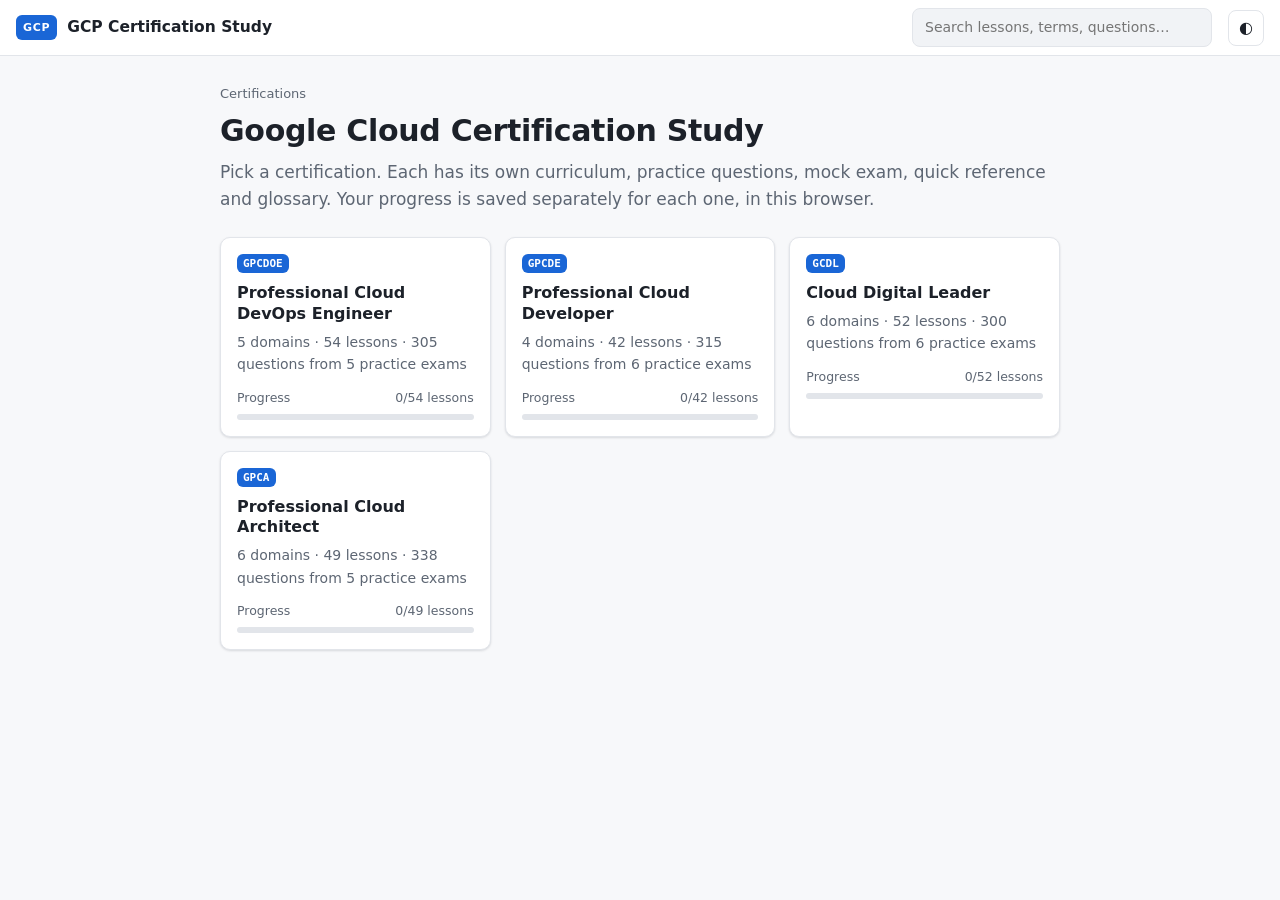
<file: docs/index.html>
<!doctype html>
<html lang="en">
<head>
<meta charset="utf-8">
<meta name="viewport" content="width=device-width, initial-scale=1">
<title>GCP Certification Study</title>
<link rel="stylesheet" href="assets/styles.css">
<script>
  try { var t = localStorage.getItem('gcp-study-theme') || localStorage.getItem('gcpdevops-theme'); if (t) document.documentElement.dataset.theme = t; } catch (e) {}
</script>
</head>
<body>
<a class="skip" href="#main">Skip to content</a>
<header class="topbar">
  <button class="icon-btn menu-btn" id="menuBtn" aria-label="Toggle navigation" aria-expanded="false">☰</button>
  <a class="brand" href="#/"><span class="brand-mark">GCP</span><span class="brand-text">GCP Certification Study</span></a>
  <nav class="topnav" aria-label="Primary"></nav>
  <form class="search" id="searchForm" role="search">
    <input id="searchInput" type="search" placeholder="Search lessons, terms, questions…" aria-label="Search">
  </form>
  <button class="icon-btn" id="themeBtn" aria-label="Toggle dark mode">◐</button>
</header>
<div class="layout">
  <aside class="sidebar" id="sidebar" aria-label="Curriculum"></aside>
  <div class="scrim" id="scrim"></div>
  <main id="main" tabindex="-1"></main>
</div>
<script src="assets/certs.js"></script>
<script src="assets/app.js"></script>
</body>
</html>
</file>
<file: docs/assets/styles.css>
:root {
  --bg: #f7f8fa;
  --surface: #ffffff;
  --chrome: #ffffff;
  --surface-2: #f1f3f6;
  --border: #e2e5ea;
  --text: #1c2129;
  --muted: #5d6673;
  --accent: #1a66d6;
  --accent-soft: #e6effc;
  --accent-strong: #1a66d6;
  --ok: #17803d;
  --ok-soft: #e4f4ea;
  --bad: #c2352b;
  --bad-soft: #fbe8e6;
  --warn: #9a6400;
  --warn-soft: #fdf2dc;
  --d1: #1a66d6; --d2: #0b7a5d; --d3: #b0451f; --d4: #7a3fc4; --d5: #8a6100; --d6: #b4236b;
  --radius: 10px;
  --shadow: 0 1px 2px rgba(16, 24, 40, .06), 0 1px 3px rgba(16, 24, 40, .08);
  --topbar-h: 56px;
  --sidebar-w: 300px;
  color-scheme: light;
}
@media (prefers-color-scheme: dark) {
  :root:not([data-theme="light"]) {
    --bg: #010409; --surface: #0d1117; --surface-2: #151b23; --chrome: #010409; --border: #3d444d;
    --text: #e6edf3; --muted: #9198a1; --accent: #4493f8; --accent-soft: #121d2f; --accent-strong: #1f6feb;
    --ok: #3fb950; --ok-soft: #122117; --bad: #f85149; --bad-soft: #25171c;
    --warn: #d29922; --warn-soft: #272115;
    --d1: #58a6ff; --d2: #3fb9a0; --d3: #ff9b72; --d4: #bc8cff; --d5: #e3b341; --d6: #f778ba;
    --shadow: 0 1px 2px rgba(1, 4, 9, .6), 0 0 0 1px rgba(1, 4, 9, .2); color-scheme: dark;
  }
}
:root[data-theme="dark"] {
  --bg: #010409; --surface: #0d1117; --surface-2: #151b23; --chrome: #010409; --border: #3d444d;
  --text: #e6edf3; --muted: #9198a1; --accent: #4493f8; --accent-soft: #121d2f; --accent-strong: #1f6feb;
  --ok: #3fb950; --ok-soft: #122117; --bad: #f85149; --bad-soft: #25171c;
  --warn: #d29922; --warn-soft: #272115;
  --d1: #58a6ff; --d2: #3fb9a0; --d3: #ff9b72; --d4: #bc8cff; --d5: #e3b341; --d6: #f778ba;
  --shadow: 0 1px 2px rgba(1, 4, 9, .6), 0 0 0 1px rgba(1, 4, 9, .2); color-scheme: dark;
}

* { box-sizing: border-box; }
html { scroll-padding-top: calc(var(--topbar-h) + 12px); }
body {
  margin: 0; background: var(--bg); color: var(--text);
  font: 15.5px/1.6 system-ui, -apple-system, "Segoe UI", Roboto, sans-serif;
}
a { color: var(--accent); text-decoration: none; }
a:hover { text-decoration: underline; }
code { font: .88em ui-monospace, SFMono-Regular, Menlo, Consolas, monospace; background: var(--surface-2); padding: .1em .35em; border-radius: 4px; }
pre code { display: block; padding: .8em 1em; overflow-x: auto; }
.skip { position: absolute; left: -999px; }
.skip:focus { left: 8px; top: 8px; z-index: 100; background: var(--surface); padding: 6px 10px; }

/* Top bar */
.topbar {
  position: sticky; top: 0; z-index: 30; height: var(--topbar-h);
  display: flex; align-items: center; gap: 16px; padding: 0 16px;
  background: var(--chrome); border-bottom: 1px solid var(--border);
}
.brand { display: flex; align-items: center; gap: 10px; color: var(--text); font-weight: 650; white-space: nowrap; }
.brand:hover { text-decoration: none; }
.brand-mark { background: var(--accent-strong); color: #fff; font-size: 11px; letter-spacing: .06em; padding: 4px 7px; border-radius: 6px; }
.topnav { display: flex; gap: 4px; }
.topnav a { color: var(--muted); padding: 6px 10px; border-radius: 8px; font-size: 14px; white-space: nowrap; }
.topnav a:hover { background: var(--surface-2); text-decoration: none; }
.topnav a.active { color: var(--text); background: var(--surface-2); font-weight: 600; }
.search { margin-left: auto; flex: 0 1 300px; }
.search input {
  width: 100%; padding: 7px 12px; border-radius: 8px; border: 1px solid var(--border);
  background: var(--surface-2); color: var(--text); font: inherit; font-size: 14px;
}
.icon-btn { border: 1px solid var(--border); background: var(--surface); color: var(--text); border-radius: 8px; width: 36px; height: 36px; cursor: pointer; font-size: 16px; flex: none; }
.menu-btn { display: none; }

/* Layout */
.layout { display: grid; grid-template-columns: var(--sidebar-w) minmax(0, 1fr); }
.sidebar {
  position: sticky; top: var(--topbar-h); height: calc(100vh - var(--topbar-h)); overflow-y: auto;
  border-right: 1px solid var(--border); background: var(--surface); padding: 16px 12px 40px;
}
main { padding: 28px 40px 80px; max-width: 920px; width: 100%; outline: none; }
.scrim { display: none; }

/* Sidebar */
.progress-box { padding: 12px; border: 1px solid var(--border); border-radius: var(--radius); margin-bottom: 16px; background: var(--surface-2); }
.progress-box .label { display: flex; justify-content: space-between; font-size: 13px; color: var(--muted); margin-bottom: 6px; }
.bar { height: 6px; border-radius: 99px; background: var(--border); overflow: hidden; }
.bar > span { display: block; height: 100%; background: var(--accent); border-radius: 99px; transition: width .3s; }
.nav-group { margin-bottom: 14px; }
.nav-group > h4 { margin: 0 0 4px; padding: 0 8px; font-size: 11px; text-transform: uppercase; letter-spacing: .08em; color: var(--muted); }
.nav-link { display: flex; align-items: center; gap: 8px; padding: 6px 8px; border-radius: 8px; color: var(--text); font-size: 14px; }
.nav-link:hover { background: var(--surface-2); text-decoration: none; }
.nav-link.active { background: var(--accent-soft); color: var(--accent); font-weight: 600; }
.nav-domain summary { list-style: none; cursor: pointer; }
.nav-domain summary::-webkit-details-marker { display: none; }
.nav-domain summary .chev { margin-left: auto; color: var(--muted); font-size: 11px; transition: transform .15s; }
.nav-domain[open] summary .chev { transform: rotate(90deg); }
.nav-domain .lessons { margin: 2px 0 6px 18px; border-left: 1px solid var(--border); padding-left: 6px; }
.nav-domain .lessons .nav-link { font-size: 13.5px; padding: 4px 8px; }
.num { font: 600 11px ui-monospace, monospace; color: var(--muted); min-width: 20px; }
.badge { display: inline-flex; align-items: center; justify-content: center; font: 700 11px ui-monospace, monospace; background: var(--c, var(--accent)); color: #fff; border-radius: 6px; padding: 3px 6px; flex: none; }
/* Dark mode: GitHub-style labels (tinted fill, colored text) instead of white on a light color. */
@media (prefers-color-scheme: dark) {
  :root:not([data-theme="light"]) .badge { background: color-mix(in srgb, var(--c, var(--accent)) 16%, transparent); color: var(--c, var(--accent)); box-shadow: inset 0 0 0 1px color-mix(in srgb, var(--c, var(--accent)) 45%, transparent); }
}
:root[data-theme="dark"] .badge { background: color-mix(in srgb, var(--c, var(--accent)) 16%, transparent); color: var(--c, var(--accent)); box-shadow: inset 0 0 0 1px color-mix(in srgb, var(--c, var(--accent)) 45%, transparent); }
.check { margin-left: auto; color: var(--ok); font-size: 13px; }

/* Content */
.crumbs { font-size: 13px; color: var(--muted); margin-bottom: 8px; }
.crumbs a { color: var(--muted); }
h1 { font-size: 30px; line-height: 1.2; margin: 0 0 10px; letter-spacing: -.01em; }
h2 { font-size: 21px; margin: 32px 0 10px; }
.lead { font-size: 17px; color: var(--muted); margin: 0 0 24px; }
.prose { overflow-wrap: anywhere; } /* long URLs and identifiers wrap instead of widening the page on phones */
.prose td, .prose th { overflow-wrap: normal; }
.prose img { max-width: 100%; height: auto; }
.prose h3 { font-size: 17px; margin: 26px 0 8px; }
.prose ul, .prose ol { padding-left: 1.3em; }
.prose li { margin: 4px 0; }
.prose table, .table { border-collapse: collapse; width: 100%; margin: 14px 0; font-size: 14px; display: block; overflow-x: auto; }
.prose th, .prose td { border: 1px solid var(--border); padding: 7px 10px; text-align: left; vertical-align: top; }
.prose th { background: var(--surface-2); }
.prose blockquote { margin: 12px 0; padding: 8px 14px; border-left: 3px solid var(--accent); background: var(--accent-soft); border-radius: 0 8px 8px 0; }
a.cite { font-size: .82em; white-space: nowrap; background: var(--accent-soft); padding: 1px 6px; border-radius: 99px; }

.cards { display: grid; grid-template-columns: repeat(auto-fill, minmax(250px, 1fr)); gap: 14px; margin: 14px 0 8px; }
.card {
  display: block; background: var(--surface); border: 1px solid var(--border); border-radius: var(--radius);
  padding: 16px; color: var(--text); box-shadow: var(--shadow); transition: border-color .15s, transform .15s;
}
a.card:hover { border-color: var(--accent); text-decoration: none; transform: translateY(-1px); }
.card h3 { margin: 10px 0 6px; font-size: 16px; line-height: 1.3; }
.card p { margin: 0 0 12px; color: var(--muted); font-size: 14px; }
.card .meta { display: flex; justify-content: space-between; font-size: 12.5px; color: var(--muted); margin-bottom: 6px; }
.card-head { display: flex; align-items: center; gap: 8px; }
.weight { margin-left: auto; font-size: 12px; color: var(--muted); font-weight: 600; }

.callout { border: 1px solid var(--border); border-radius: var(--radius); padding: 14px 18px; margin: 18px 0; background: var(--surface); }
.callout h4 { margin: 0 0 6px; font-size: 13px; text-transform: uppercase; letter-spacing: .06em; }
.callout ul { margin: 0; padding-left: 1.2em; }
.callout.objectives { border-left: 4px solid var(--accent); }
.callout.objectives h4 { color: var(--accent); }
.callout.takeaways { border-left: 4px solid var(--ok); background: var(--ok-soft); }
.callout.takeaways h4 { color: var(--ok); }
.callout.warn { border-left: 4px solid var(--warn); background: var(--warn-soft); }
.callout.warn h4 { color: var(--warn); }

.lesson-list { list-style: none; padding: 0; margin: 14px 0; border: 1px solid var(--border); border-radius: var(--radius); background: var(--surface); overflow: hidden; }
.lesson-list li + li { border-top: 1px solid var(--border); }
.lesson-list a { display: flex; gap: 14px; padding: 14px 16px; color: var(--text); align-items: flex-start; }
.lesson-list a:hover { background: var(--surface-2); text-decoration: none; }
.lesson-list .t { font-weight: 600; }
.lesson-list .s { color: var(--muted); font-size: 13.5px; margin-top: 2px; }
.lesson-list .num { font-size: 13px; padding-top: 2px; }

.btn {
  display: inline-flex; align-items: center; gap: 6px; padding: 8px 14px; border-radius: 8px; cursor: pointer;
  border: 1px solid var(--border); background: var(--surface); color: var(--text); font: inherit; font-size: 14px; font-weight: 550;
}
.btn:hover { background: var(--surface-2); text-decoration: none; }
.btn.primary { background: var(--accent-strong); border-color: var(--accent-strong); color: #fff; }
.btn.primary:hover { filter: brightness(1.08); }
.btn.done { background: var(--ok-soft); border-color: var(--ok); color: var(--ok); }
.btn:disabled { opacity: .5; cursor: not-allowed; }
.row { display: flex; gap: 10px; flex-wrap: wrap; align-items: center; }
.pager { display: flex; justify-content: space-between; gap: 12px; margin-top: 36px; padding-top: 18px; border-top: 1px solid var(--border); }
.pager a { flex: 1; border: 1px solid var(--border); border-radius: var(--radius); padding: 10px 14px; background: var(--surface); }
.pager a small { display: block; color: var(--muted); font-size: 12px; }
.pager a.next { text-align: right; }

/* Quiz */
.quiz { border: 1px solid var(--border); border-radius: var(--radius); background: var(--surface); padding: 18px; margin: 16px 0; box-shadow: var(--shadow); }
.quiz-head { display: flex; gap: 8px; align-items: center; font-size: 12.5px; color: var(--muted); margin-bottom: 8px; flex-wrap: wrap; }
.quiz-head .tag { padding: 2px 8px; border-radius: 99px; background: var(--surface-2); }
.quiz-head .tag.bad { background: var(--bad-soft); color: var(--bad); }
.quiz-q p:first-child { margin-top: 0; }
.opts { display: grid; gap: 8px; margin: 14px 0; }
.opt {
  display: flex; gap: 10px; align-items: flex-start; text-align: left; width: 100%;
  border: 1px solid var(--border); border-radius: 8px; padding: 10px 12px; background: var(--surface); color: var(--text);
  cursor: pointer; font: inherit; font-size: 14.5px;
}
.opt p { margin: 0; }
.opt:hover:not(:disabled) { border-color: var(--accent); }
.opt.sel { border-color: var(--accent); background: var(--accent-soft); }
.opt.correct { border-color: var(--ok); background: var(--ok-soft); }
.opt.wrong { border-color: var(--bad); background: var(--bad-soft); }
.opt:disabled { cursor: default; }
.opt .mark { flex: none; width: 18px; height: 18px; border-radius: 50%; border: 2px solid var(--border); margin-top: 2px; }
.opt.multi .mark { border-radius: 4px; }
.opt.sel .mark { border-color: var(--accent); background: var(--accent); }
.opt.correct .mark { border-color: var(--ok); background: var(--ok); }
.opt.wrong .mark { border-color: var(--bad); background: var(--bad); }
.result { font-weight: 650; margin: 0 0 10px; }
.result.ok { color: var(--ok); } .result.bad { color: var(--bad); }
.explain { border-top: 1px dashed var(--border); margin-top: 12px; padding-top: 8px; }
.explain summary { cursor: pointer; font-weight: 600; color: var(--accent); }
.explain .prose { font-size: 14.5px; }

/* Drill / mock setup */
.panel { border: 1px solid var(--border); border-radius: var(--radius); background: var(--surface); padding: 18px; margin: 16px 0; }
.panel h3 { margin: 0 0 10px; font-size: 15px; }
.chips { display: flex; flex-wrap: wrap; gap: 8px; margin-bottom: 14px; }
.chip { border: 1px solid var(--border); background: var(--surface); color: var(--text); border-radius: 99px; padding: 6px 12px; font: inherit; font-size: 13.5px; cursor: pointer; }
.chip[aria-pressed="true"] { background: var(--accent-soft); border-color: var(--accent); color: var(--accent); font-weight: 600; }
.stats { display: grid; grid-template-columns: repeat(auto-fit, minmax(140px, 1fr)); gap: 12px; margin: 16px 0; }
.stat { border: 1px solid var(--border); border-radius: var(--radius); padding: 12px 14px; background: var(--surface); }
.stat b { display: block; font-size: 24px; }
.stat span { font-size: 12.5px; color: var(--muted); }
.timer { font: 600 15px ui-monospace, monospace; padding: 4px 10px; border-radius: 8px; background: var(--surface-2); }
.qnav { display: flex; flex-wrap: wrap; gap: 6px; margin: 12px 0; }
.qnav button { width: 34px; height: 30px; border-radius: 6px; border: 1px solid var(--border); background: var(--surface); color: var(--text); font: 12px ui-monospace, monospace; cursor: pointer; }
.qnav button.answered { background: var(--accent-soft); border-color: var(--accent); }
.qnav button.current { outline: 2px solid var(--accent); }
.qnav button.flag { border-color: var(--warn); }

/* Glossary */
.glossary-tools { display: flex; gap: 10px; flex-wrap: wrap; margin: 12px 0 4px; }
.glossary-tools input { flex: 1 1 240px; padding: 8px 12px; border-radius: 8px; border: 1px solid var(--border); background: var(--surface); color: var(--text); font: inherit; }
.term { border-bottom: 1px solid var(--border); padding: 14px 0; }
.term h3 { margin: 0 0 4px; font-size: 16px; display: flex; gap: 8px; align-items: center; flex-wrap: wrap; }
.term p { margin: 4px 0; }
.term .ctx { color: var(--muted); font-size: 14px; }
.term .ctx b { color: var(--text); font-weight: 600; }
.letter { margin: 26px 0 0; font-size: 13px; color: var(--muted); letter-spacing: .1em; border-bottom: 2px solid var(--border); padding-bottom: 4px; }

.ref-section { break-inside: avoid; }
.ref-rule { border-left: 3px solid var(--border); padding-left: 14px; margin: 14px 0; }
.ref-rule h4 { margin: 0 0 2px; font-size: 14px; }
.empty { color: var(--muted); padding: 24px; text-align: center; border: 1px dashed var(--border); border-radius: var(--radius); }
.muted { color: var(--muted); }
.search-hit { padding: 10px 0; border-bottom: 1px solid var(--border); }
.search-hit small { color: var(--muted); display: block; }

/* Responsive */
@media (max-width: 1100px) { .topnav { display: none; } }
@media (max-width: 860px) {
  :root { --topbar-h: 52px; }
  .menu-btn { display: inline-block; }
  .brand-text { display: none; }
  .layout { grid-template-columns: minmax(0, 1fr); }
  .sidebar { position: fixed; left: 0; top: var(--topbar-h); z-index: 25; width: min(320px, 86vw); transform: translateX(-100%); transition: transform .2s; }
  body.nav-open .sidebar { transform: none; }
  body.nav-open .scrim { display: block; position: fixed; inset: var(--topbar-h) 0 0 0; background: rgba(0, 0, 0, .35); z-index: 20; }
  main { padding: 20px 16px 60px; }
  h1 { font-size: 25px; }
  .search { flex: 1 1 auto; }
}

@media print {
  .topbar, .sidebar, .no-print, .pager { display: none !important; }
  .layout { display: block; }
  main { padding: 0; max-width: none; }
  body { background: #fff; color: #000; font-size: 12px; }
  a.cite { background: none; }
}

/* Certification switcher + landing page */
.cert-switch { margin-bottom: 14px; }
.cert-switch label { display: block; font-size: 11px; text-transform: uppercase; letter-spacing: .08em; color: var(--muted); margin: 0 0 4px 2px; }
.cert-switch select {
  width: 100%; padding: 8px 10px; border-radius: 8px; border: 1px solid var(--border);
  background: var(--surface); color: var(--text); font: inherit; font-size: 14px;
}
body.no-cert .layout { grid-template-columns: minmax(0, 1fr); }
body.no-cert .sidebar, body.no-cert .menu-btn, body.no-cert .scrim { display: none !important; }
body.no-cert main { margin: 0 auto; }
</file>
